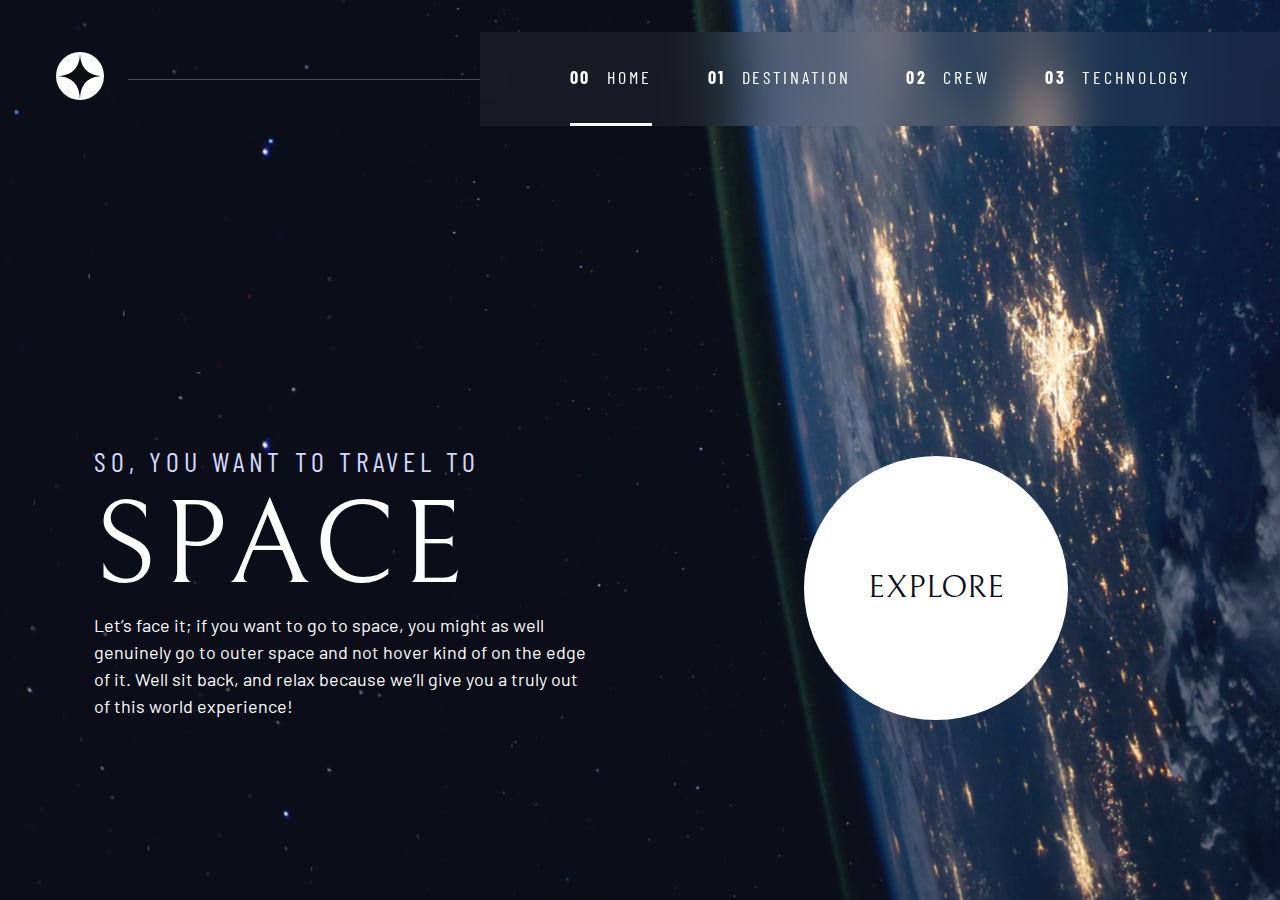
<file: index.html>
<!DOCTYPE html>
<html lang="en">
  <head>
    <meta charset="UTF-8" />
    <meta name="viewport" content="width=device-width, initial-scale=1.0" />
    <link
      rel="icon"
      type="image/png"
      sizes="32x32"
      href="./assets/favicon-32x32.png"
    />
    <!-- Google Fonts -->
    <link rel="preconnect" href="https://fonts.googleapis.com" />
    <link rel="preconnect" href="https://fonts.gstatic.com" crossorigin />
    <link
      href="https://fonts.googleapis.com/css2?family=Barlow+Condensed:wght@400;700&family=Barlow:wght@400;700&family=Bellefair&display=swap"
      rel="stylesheet"
    />
    <!-- CSS -->
    <link rel="stylesheet" href="index.css" />
    <title>Space Tourism Website</title>

    <!-- Javascript -->
    <script src="index.js" defer></script>
  </head>
  <body class="home">
    <a class="skip-to-content" href="#main">Skip to Content</a>
    <header class="primary-header flex">
      <div>
        <img
          src="./assets/shared/logo.svg"
          alt="space tourism logo"
          class="logo"
        />
      </div>
      <button class="mobile-nav-toggle" aria-controls="primary-navigation">
        <span class="sr-only" aria-expanded="false">Menu</span>
      </button>
      <nav>
        <ul
          id="primary-navigation"
          data-visible="false"
          class="primary-navigation underline-indicators flex"
        >
          <li class="active">
            <a
              class="ff-sans-cond uppercase text-white letter-spacing-2"
              href="index.html"
              ><span aria-hidden="true">00 </span> Home</a
            >
          </li>
          <li>
            <a
              class="ff-sans-cond uppercase text-white letter-spacing-2"
              href="destination.html"
              ><span aria-hidden="true">01 </span> Destination</a
            >
          </li>
          <li>
            <a
              class="ff-sans-cond uppercase text-white letter-spacing-2"
              href="crew.html"
              ><span aria-hidden="true">02 </span> Crew</a
            >
          </li>
          <li>
            <a
              class="ff-sans-cond uppercase text-white letter-spacing-2"
              href="technology.html"
              ><span aria-hidden="true">03 </span> Technology</a
            >
          </li>
        </ul>
      </nav>
    </header>

    <main id="main" class="grid-container grid-container--home">
      <div>
        <h1 class="uppercase text-light ff-sans-cond fs-500 letter-spacing-1">
          So, you want to travel to
          <span class="d-block uppercase ff-serif fs-900 text-white"
            >Space</span
          >
        </h1>
        <p>
          Let’s face it; if you want to go to space, you might as well genuinely
          go to outer space and not hover kind of on the edge of it. Well sit
          back, and relax because we’ll give you a truly out of this world
          experience!
        </p>
      </div>
      <div>
        <a
          href="destination.html"
          class="large-button uppercase ff-serif text-dark bg-white"
          >Explore</a
        >
      </div>
    </main>
  </body>
</html>
</file>
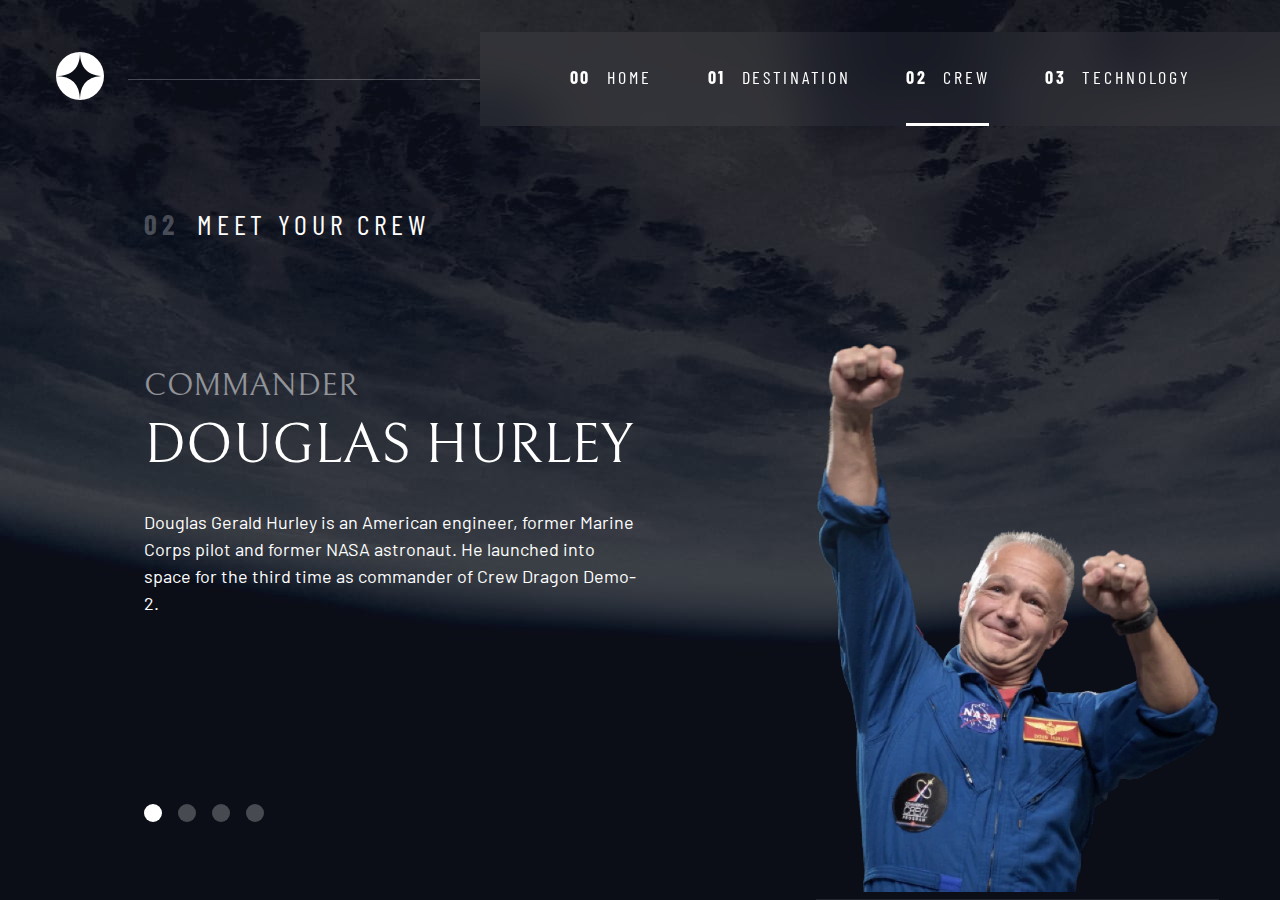
<file: crew.html>
<!DOCTYPE html>
<html lang="en">
  <head>
    <meta charset="UTF-8" />
    <meta name="viewport" content="width=device-width, initial-scale=1.0" />

    <link
      rel="icon"
      type="image/png"
      sizes="32x32"
      href="./assets/favicon-32x32.png"
    />
    <!-- Google Fonts -->
    <link rel="preconnect" href="https://fonts.googleapis.com" />
    <link rel="preconnect" href="https://fonts.gstatic.com" crossorigin />
    <link
      href="https://fonts.googleapis.com/css2?family=Barlow+Condensed:wght@400;700&family=Barlow:wght@400;700&family=Bellefair&display=swap"
      rel="stylesheet"
    />

    <!-- CSS -->
    <link rel="stylesheet" href="index.css" />

    <title>Space Tourism Website</title>

    <!-- Javascript -->
    <script src="index.js" defer></script>
    <script src="tabs.js" defer></script>
  </head>
  <body class="crew">
    <a class="skip-to-content" href="#main">Skip to Content</a>
    <header class="primary-header flex">
      <div>
        <img
          src="./assets/shared/logo.svg"
          alt="space tourism logo"
          class="logo"
        />
      </div>
      <button class="mobile-nav-toggle" aria-controls="primary-navigation">
        <span class="sr-only" aria-expanded="false">Menu</span>
      </button>
      <nav>
        <ul
          id="primary-navigation"
          data-visible="false"
          class="primary-navigation underline-indicators flex"
        >
          <li>
            <a
              class="ff-sans-cond uppercase text-white letter-spacing-2"
              href="index.html"
              ><span aria-hidden="true">00 </span> Home</a
            >
          </li>
          <li>
            <a
              class="ff-sans-cond uppercase text-white letter-spacing-2"
              href="destination.html"
              ><span aria-hidden="true">01 </span> Destination</a
            >
          </li>
          <li class="active">
            <a
              class="ff-sans-cond uppercase text-white letter-spacing-2"
              href="crew.html"
              ><span aria-hidden="true">02 </span> Crew</a
            >
          </li>
          <li>
            <a
              class="ff-sans-cond uppercase text-white letter-spacing-2"
              href="technology.html"
              ><span aria-hidden="true">03 </span> Technology</a
            >
          </li>
        </ul>
      </nav>
    </header>
    <main id="main" class="grid-container grid-container--crew flow">
      <h1 class="numbered-title">
        <span aria-hidden="true">02</span> Meet your crew
      </h1>

      <div
        class="dot-indicators flex"
        role="tablist"
        aria-label="crew member list"
      >
        <button
          aria-selected="true"
          aria-controls="commander-tab"
          data-image="commander-image"
          role="tab"
          tabindex="0"
        >
          <span class="sr-only">The Commander</span>
        </button>
        <button
          aria-selected="false"
          aria-controls="specialist-tab"
          data-image="specialist-image"
          role="tab"
          tabindex="-1"
        >
          <span class="sr-only">The Mission Specialist</span>
        </button>
        <button
          aria-selected="false"
          aria-controls="pilot-tab"
          data-image="pilot-image"
          role="tab"
          tabindex="-1"
        >
          <span class="sr-only">The Pilot</span>
        </button>
        <button
          aria-selected="false"
          aria-controls="engineer-tab"
          data-image="engineer-image"
          role="tab"
          tabindex="-1"
        >
          <span class="sr-only">The Crew Engineer</span>
        </button>
      </div>

      <!-- commander -->
      <article
        class="crew-details flow"
        id="commander-tab"
        role="tabpanel"
        tabindex="0"
      >
        <header class="flow flow--space-small">
          <h2 class="fs-600 ff-serif uppercase">Commander</h2>
          <p class="fs-700 ff-serif uppercase">Douglas Hurley</p>
        </header>

        <p>
          Douglas Gerald Hurley is an American engineer, former Marine Corps
          pilot and former NASA astronaut. He launched into space for the third
          time as commander of Crew Dragon Demo-2.
        </p>
      </article>

      <!-- mission specialist -->
      <article
        hidden
        class="crew-details flow"
        id="specialist-tab"
        role="tabpanel"
        tabindex="0"
      >
        <header class="flow flow--space-small">
          <h2 class="fs-600 ff-serif uppercase">Mission Specialist</h2>
          <p class="fs-700 ff-serif uppercase">Mark Shuttleworth</p>
        </header>

        <p>
          Mark Richard Shuttleworth is the founder and CEO of Canonical, the
          company behind the Linux-based Ubuntu operating system. Shuttleworth
          became the first South African to travel to space as a space tourist.
        </p>
      </article>

      <!-- pilot -->
      <article
        hidden
        class="crew-details flow"
        id="pilot-tab"
        role="tabpanel"
        tabindex="0"
      >
        <header class="flow flow--space-small">
          <h2 class="fs-600 ff-serif uppercase">Pilot</h2>
          <p class="fs-700 ff-serif uppercase">Victor Glover</p>
        </header>

        <p>
          Pilot on the first operational flight of the SpaceX Crew Dragon to the
          International Space Station. Glover is a commander in the U.S. Navy
          where he pilots an F/A-18.He was a crew member of Expedition 64, and
          served as a station systems flight engineer.
        </p>
      </article>

      <!-- engineer -->
      <article
        hidden
        class="crew-details flow"
        id="engineer-tab"
        role="tabpanel"
        tabindex="0"
      >
        <header class="flow flow--space-small">
          <h2 class="fs-600 ff-serif uppercase">Flight Engineer</h2>
          <p class="fs-700 ff-serif uppercase">Anousheh Ansari</p>
        </header>

        <p>
          Anousheh Ansari is an Iranian American engineer and co-founder of
          Prodea Systems. Ansari was the fourth self-funded space tourist, the
          first self-funded woman to fly to the ISS, and the first Iranian in
          space.
        </p>
      </article>

      <picture id="commander-image" role="tabimage">
        <source
          srcset="./assets/crew/image-douglas-hurley.webp"
          type="image/webp"
        />
        <img
          src="./assets/crew/image-douglas-hurley.png"
          alt="Douglas Hurley"
        />
      </picture>
      <picture hidden id="specialist-image" role="tabimage">
        <source
          srcset="./assets/crew/image-mark-shuttleworth.webp"
          type="image/webp"
        />
        <img
          src="./assets/crew/image-mark-shuttleworth.png"
          alt="Mark Shuttleworth"
        />
      </picture>
      <picture hidden id="pilot-image" role="tabimage">
        <source
          srcset="./assets/crew/image-victor-glover.webp"
          type="image/webp"
        />
        <img src="./assets/crew/image-victor-glover.png" alt="Victor Glover" />
      </picture>
      <picture hidden id="engineer-image" role="tabimage">
        <source
          srcset="./assets/crew/image-anousheh-ansari.webp"
          type="image/webp"
        />
        <img
          src="./assets/crew/image-anousheh-ansari.png"
          alt="Anousheh Ansari"
        />
      </picture>
    </main>
  </body>
</html>
</file>
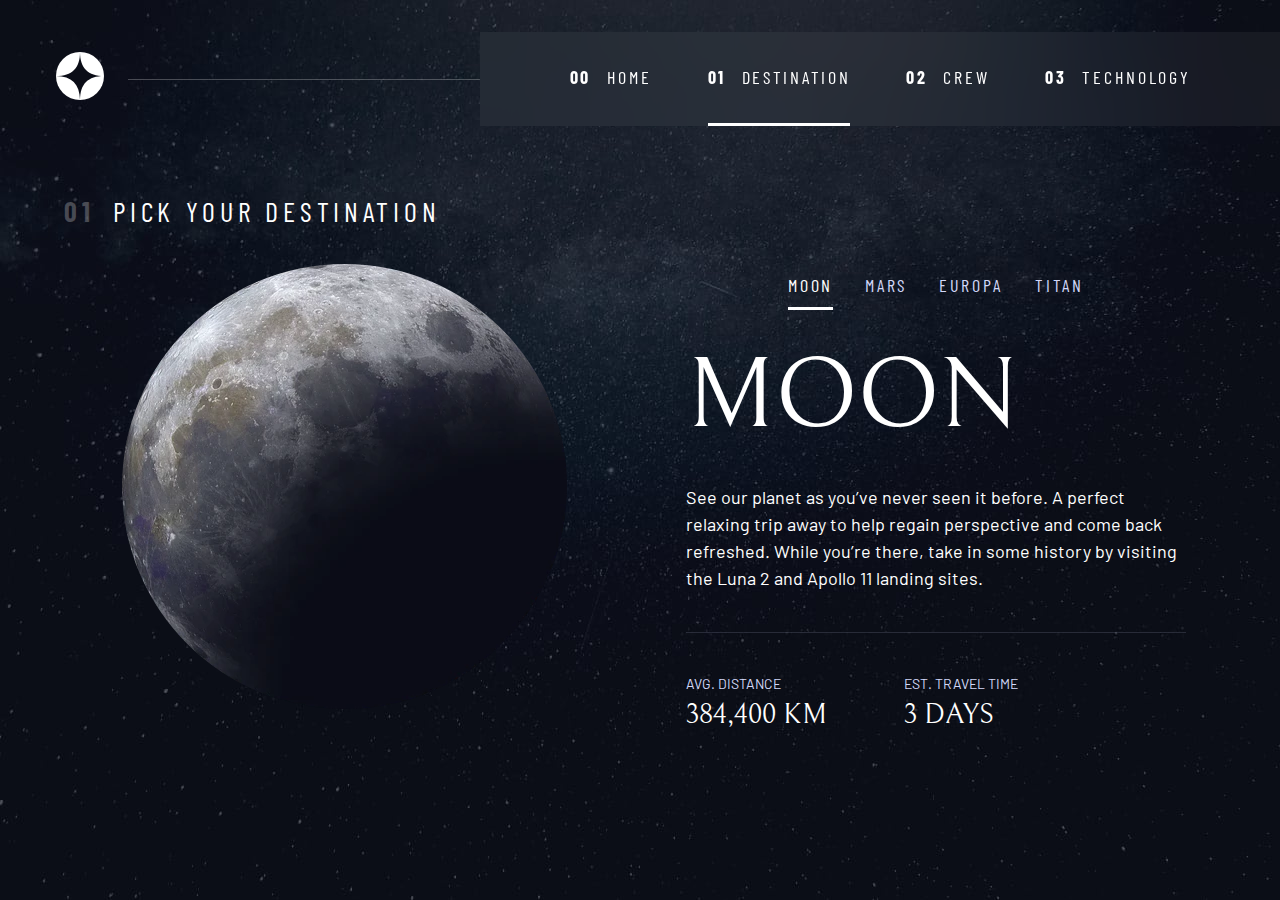
<file: destination.html>
<!DOCTYPE html>
<html lang="en">
  <head>
    <meta charset="UTF-8" />
    <meta name="viewport" content="width=device-width, initial-scale=1.0" />

    <link
      rel="icon"
      type="image/png"
      sizes="32x32"
      href="./assets/favicon-32x32.png"
    />
    <!-- Google Fonts -->
    <link rel="preconnect" href="https://fonts.googleapis.com" />
    <link rel="preconnect" href="https://fonts.gstatic.com" crossorigin />
    <link
      href="https://fonts.googleapis.com/css2?family=Barlow+Condensed:wght@400;700&family=Barlow:wght@400;700&family=Bellefair&display=swap"
      rel="stylesheet"
    />

    <!-- CSS -->
    <link rel="stylesheet" href="index.css" />

    <title>Space Tourism Website</title>

    <!-- Javascript -->
    <script src="index.js" defer></script>
    <script src="tabs.js" defer></script>
  </head>
  <body class="destination">
    <a class="skip-to-content" href="#main">Skip to Content</a>
    <header class="primary-header flex">
      <div>
        <img
          src="./assets/shared/logo.svg"
          alt="space tourism logo"
          class="logo"
        />
      </div>
      <button class="mobile-nav-toggle" aria-controls="primary-navigation">
        <span class="sr-only" aria-expanded="false">Menu</span>
      </button>
      <nav>
        <ul
          id="primary-navigation"
          data-visible="false"
          class="primary-navigation underline-indicators flex"
        >
          <li>
            <a
              class="ff-sans-cond uppercase text-white letter-spacing-2"
              href="index.html"
              ><span aria-hidden="true">00 </span> Home</a
            >
          </li>
          <li class="active">
            <a
              class="ff-sans-cond uppercase text-white letter-spacing-2"
              href="destination.html"
              ><span aria-hidden="true">01 </span> Destination</a
            >
          </li>
          <li>
            <a
              class="ff-sans-cond uppercase text-white letter-spacing-2"
              href="crew.html"
              ><span aria-hidden="true">02 </span> Crew</a
            >
          </li>
          <li>
            <a
              class="ff-sans-cond uppercase text-white letter-spacing-2"
              href="technology.html"
              ><span aria-hidden="true">03 </span> Technology</a
            >
          </li>
        </ul>
      </nav>
    </header>
    <main id="main" class="grid-container grid-container--destination flow">
      <h1 class="numbered-title">
        <span aria-hidden="true">01</span> Pick your destination
      </h1>
      <picture role="tabimage" id="moon-image">
        <source
          srcset="./assets/destination/image-moon.webp"
          type="image/webp "
        />
        <img src="./assets/destination/image-moon.png" alt="the moon" />
      </picture>
      <picture hidden role="tabimage" id="mars-image">
        <source
          srcset="./assets/destination/image-mars.webp"
          type="image/webp "
        />
        <img src="./assets/destination/image-mars.png" alt="the planet mars" />
      </picture>
      <picture hidden role="tabimage" id="europa-image">
        <source
          srcset="./assets/destination/image-europa.webp"
          type="image/webp "
        />
        <img
          src="./assets/destination/image-europa.png"
          alt="the planet europa"
        />
      </picture>
      <picture hidden role="tabimage" id="titan-image">
        <source
          srcset="./assets/destination/image-titan.webp"
          type="image/webp "
        />
        <img src="./assets/destination/image-titan.png" alt="the moon titan" />
      </picture>

      <div
        class="tab-list underline-indicators flex"
        role="tablist"
        aria-label="destination list"
      >
        <button
          aria-selected="true"
          role="tab"
          aria-controls="moon-tab"
          data-image="moon-image"
          tabindex="0"
          class="uppercase bg-dark text-light letter-spacing-2 ff-sans-cond"
        >
          Moon
        </button>
        <button
          aria-selected="false"
          role="tab"
          aria-controls="mars-tab"
          data-image="mars-image"
          tabindex="-1"
          class="uppercase bg-dark text-light letter-spacing-2 ff-sans-cond"
        >
          Mars
        </button>
        <button
          aria-selected="false"
          role="tab"
          aria-controls="europa-tab"
          data-image="europa-image"
          tabindex="-1"
          class="uppercase bg-dark text-light letter-spacing-2 ff-sans-cond"
        >
          Europa
        </button>
        <button
          aria-selected="false"
          role="tab"
          aria-controls="titan-tab"
          data-image="titan-image"
          tabindex="-1"
          class="uppercase bg-dark text-light letter-spacing-2 ff-sans-cond"
        >
          Titan
        </button>
      </div>

      <!-- Moon -->
      <article
        class="destination-info flow"
        id="moon-tab"
        tabindex="0"
        role="tabpanel"
      >
        <h2 class="fs-800 ff-serif uppercase">Moon</h2>
        <p>
          See our planet as you’ve never seen it before. A perfect relaxing trip
          away to help regain perspective and come back refreshed. While you’re
          there, take in some history by visiting the Luna 2 and Apollo 11
          landing sites.
        </p>
        <div class="destination-meta flex">
          <div>
            <h3 class="uppercase fs-200 text-light">Avg. distance</h3>
            <p class="ff-serif uppercase text-white">384,400 km</p>
          </div>
          <div>
            <h3 class="uppercase fs-200 text-light">Est. travel time</h3>
            <p class="ff-serif uppercase text-white">3 days</p>
          </div>
        </div>
      </article>

      <!-- Mars -->
      <article
        hidden
        class="destination-info flow"
        id="mars-tab"
        tabindex="0"
        role="tabpanel"
      >
        <h2 class="fs-800 ff-serif uppercase">Mars</h2>
        <p>
          Don’t forget to pack your hiking boots. You’ll need them to tackle
          Olympus Mons, the tallest planetary mountain in our solar system. It’s
          two and a half times the size of Everest!
        </p>
        <div class="destination-meta flex">
          <div>
            <h3 class="uppercase fs-200 text-light">Avg. distance</h3>
            <p class="ff-serif uppercase text-white">225 mil. km</p>
          </div>
          <div>
            <h3 class="uppercase fs-200 text-light">Est. travel time</h3>
            <p class="ff-serif uppercase text-white">9 months</p>
          </div>
        </div>
      </article>

      <!-- Europa -->
      <article
        hidden
        class="destination-info flow"
        id="europa-tab"
        tabindex="0"
        role="tabpanel"
      >
        <h2 class="fs-800 ff-serif uppercase">Europa</h2>
        <p>
          The smallest of the four Galilean moons orbiting Jupiter, Europa is a
          winter lover’s dream. With an icy surface, it’s perfect for a bit of
          ice skating, curling, hockey, or simple relaxation in your snug
          wintery cabin.
        </p>
        <div class="destination-meta flex">
          <div>
            <h3 class="uppercase fs-200 text-light">Avg. distance</h3>
            <p class="ff-serif uppercase text-white">628 mil. km</p>
          </div>
          <div>
            <h3 class="uppercase fs-200 text-light">Est. travel time</h3>
            <p class="ff-serif uppercase text-white">3 years</p>
          </div>
        </div>
      </article>

      <!-- Titan -->
      <article
        hidden
        class="destination-info flow"
        id="titan-tab"
        tabindex="0"
        role="tabpanel"
      >
        <h2 class="fs-800 ff-serif uppercase">Titan</h2>
        <p>
          The only moon known to have a dense atmosphere other than Earth, Titan
          is a home away from home (just a few hundred degrees colder!). As a
          bonus, you get striking views of the Rings of Saturn.
        </p>
        <div class="destination-meta flex">
          <div>
            <h3 class="uppercase fs-200 text-light">Avg. distance</h3>
            <p class="ff-serif uppercase text-white">1.6 bil. km</p>
          </div>
          <div>
            <h3 class="uppercase fs-200 text-light">Est. travel time</h3>
            <p class="ff-serif uppercase text-white">7 years</p>
          </div>
        </div>
      </article>
    </main>
  </body>
</html>
</file>
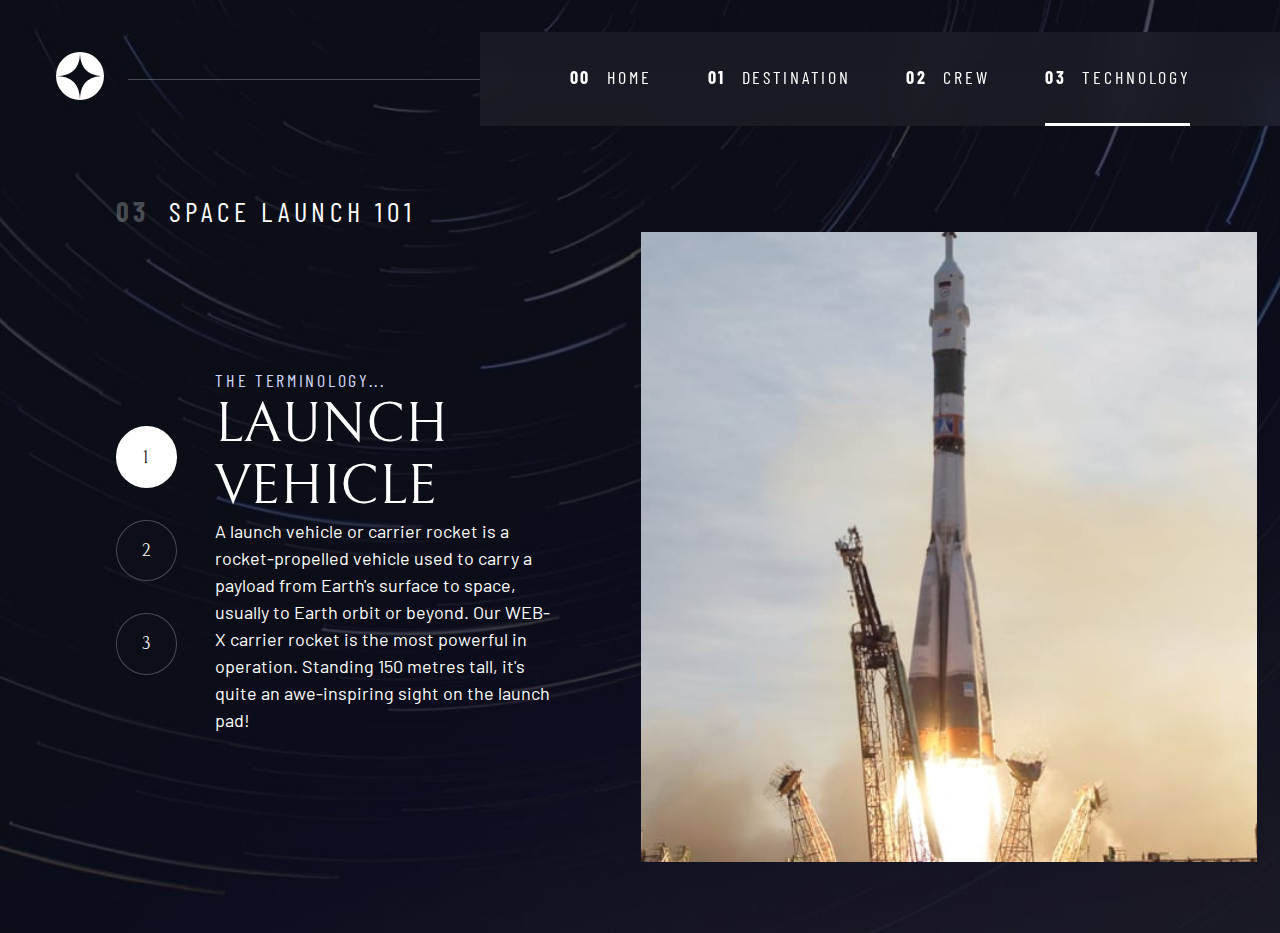
<file: technology.html>
<!DOCTYPE html>
<html lang="en">
  <head>
    <meta charset="UTF-8" />
    <meta name="viewport" content="width=device-width, initial-scale=1.0" />

    <link
      rel="icon"
      type="image/png"
      sizes="32x32"
      href="./assets/favicon-32x32.png"
    />
    <!-- Google Fonts -->
    <link rel="preconnect" href="https://fonts.googleapis.com" />
    <link rel="preconnect" href="https://fonts.gstatic.com" crossorigin />
    <link
      href="https://fonts.googleapis.com/css2?family=Barlow+Condensed:wght@400;700&family=Barlow:wght@400;700&family=Bellefair&display=swap"
      rel="stylesheet"
    />

    <!-- CSS -->
    <link rel="stylesheet" href="index.css" />

    <title>Space Tourism Website</title>

    <!-- Javascript -->
    <script src="index.js" defer></script>
    <script src="tabs.js" defer></script>
  </head>
  <body class="technology">
    <a class="skip-to-content" href="#main">Skip to Content</a>
    <header class="primary-header flex">
      <div>
        <img
          src="./assets/shared/logo.svg"
          alt="space tourism logo"
          class="logo"
        />
      </div>
      <button class="mobile-nav-toggle" aria-controls="primary-navigation">
        <span class="sr-only" aria-expanded="false">Menu</span>
      </button>
      <nav>
        <ul
          id="primary-navigation"
          data-visible="false"
          class="primary-navigation underline-indicators flex"
        >
          <li>
            <a
              class="ff-sans-cond uppercase text-white letter-spacing-2"
              href="index.html"
              ><span aria-hidden="true">00 </span> Home</a
            >
          </li>
          <li>
            <a
              class="ff-sans-cond uppercase text-white letter-spacing-2"
              href="destination.html"
              ><span aria-hidden="true">01 </span> Destination</a
            >
          </li>
          <li>
            <a
              class="ff-sans-cond uppercase text-white letter-spacing-2"
              href="crew.html"
              ><span aria-hidden="true">02 </span> Crew</a
            >
          </li>
          <li class="active">
            <a
              class="ff-sans-cond uppercase text-white letter-spacing-2"
              href="technology.html"
              ><span aria-hidden="true">03 </span> Technology</a
            >
          </li>
        </ul>
      </nav>
    </header>

    <main id="main" class="grid-container grid-container--technology">
      <h1 class="numbered-title">
        <span aria-hidden="true">03</span> Space launch 101
      </h1>

      <div class="num-indicators ff-serif fs-400 flow" role="tablist">
        <button
          aria-selected="true"
          role="tab"
          aria-controls="vehicle-tab"
          data-image="vehicle-image"
          tabindex="0"
        >
          1
        </button>
        <button
          aria-selected="false"
          role="tab"
          aria-controls="port-tab"
          data-image="port-image"
          tabindex="-1"
        >
          2
        </button>
        <button
          aria-selected="false"
          role="tab"
          aria-controls="capsule-tab"
          data-image="capsule-image"
          tabindex="-1"
        >
          3
        </button>
      </div>

      <!-- Launch Vehicle -->
      <article
        id="vehicle-tab"
        class="technology-details"
        tabindex="0"
        role="tabpanel"
      >
        <header class="flow-space--small">
          <p class="uppercase text-light letter-spacing-2 ff-sans-cond">
            The terminology...
          </p>
          <p class="uppercase text-white ff-serif fs-700">Launch vehicle</p>
        </header>
        <p>
          A launch vehicle or carrier rocket is a rocket-propelled vehicle used
          to carry a payload from Earth's surface to space, usually to Earth
          orbit or beyond. Our WEB-X carrier rocket is the most powerful in
          operation. Standing 150 metres tall, it's quite an awe-inspiring sight
          on the launch pad!
        </p>
      </article>

      <!-- Space Port -->
      <article
        id="port-tab"
        class="technology-details"
        hidden
        tabindex="0"
        role="tabpanel"
      >
        <header class="flow-space--small">
          <p class="uppercase text-light letter-spacing-2 ff-sans-cond">
            The terminology...
          </p>
          <p class="uppercase text-white ff-serif fs-700">Spaceport</p>
        </header>
        <p>
          A spaceport or cosmodrome is a site for launching (or receiving)
          spacecraft, by analogy to the seaport for ships or airport for
          aircraft. Based in the famous Cape Canaveral, our spaceport is ideally
          situated to take advantage of the Earth’s rotation for launch.
        </p>
      </article>

      <!-- Space Capsule -->
      <article
        id="capsule-tab"
        class="technology-details"
        hidden
        tabindex="0"
        role="tabpanel"
      >
        <header class="flow-space--small">
          <p class="uppercase text-light letter-spacing-2 ff-sans-cond">
            The terminology...
          </p>
          <p class="uppercase text-white ff-serif fs-700">Space capsule</p>
        </header>
        <p>
          A space capsule is an often-crewed spacecraft that uses a blunt-body
          reentry capsule to reenter the Earth's atmosphere without wings. Our
          capsule is where you'll spend your time during the flight. It includes
          a space gym, cinema, and plenty of other activities to keep you
          entertained.
        </p>
      </article>

      <picture id="vehicle-image" role="tabimage">
        <img
          src="./assets/technology/image-launch-vehicle-portrait.jpg"
          alt="Launch Vehicle"
        />
      </picture>
      <picture id="port-image" role="tabimage" hidden>
        <img
          src="./assets/technology/image-spaceport-portrait.jpg"
          alt="Launch Vehicle"
        />
      </picture>
      <picture id="capsule-image" role="tabimage" hidden>
        <img
          src="./assets/technology/image-space-capsule-portrait.jpg"
          alt="Launch Vehicle"
        />
      </picture>
    </main>
  </body>
</html>
</file>
<file: index.css>
/* ---------------------------------- */
/* Custom properties                  */
/* ---------------------------------- */

:root {
  /* colors */
  --clr-dark: 230 35% 7%;
  --clr-light: 231 77% 90%;
  --clr-white: 0 0% 100%;

  /* font-sizes */
  --fs-900: clamp(5rem, 8vw + 1rem, 9.375rem);
  --fs-800: 6.25rem;
  --fs-700: 3.5rem;
  --fs-600: 2rem;
  --fs-500: 1rem;
  --fs-400: 1.125rem;
  --fs-300: 1rem;
  --fs-200: 0.875rem;

  /* font-families */
  --ff-serif: "Bellefair", serif;
  --ff-sans-cond: "Barlow Condensed", sans-serif;
  --ff-sans-normal: "Barlow", sans-serif;
}

@media (min-width: 35em) {
  :root {
    --fs-800: 5rem;
    --fs-700: 2.5rem;
    --fs-600: 1.5rem;
    --fs-500: 1.25rem;
    --fs-400: 1rem;
  }
}

@media (min-width: 45em) {
  :root {
    /* font-sizes */
    --fs-800: 6.25rem;
    --fs-700: 3.5rem;
    --fs-600: 2rem;
    --fs-500: 1.75rem;
    --fs-400: 1.125rem;
  }
}

/* ---------------------------------- */
/* RESET                              */
/* ---------------------------------- */

/* Box Sizing */
*,
*::before,
*::after {
  box-sizing: border-box;
}

/* Reset Margins */
body,
h1,
h2,
h3,
h4,
h5,
p,
figure,
picture {
  margin: 0;
}

h1,
h2,
h3,
h4,
h5,
h6,
p {
  font-weight: 400;
}

/* set up the body */
body {
  font-family: var(--ff-sans-normal);
  font-size: var(--fs-400);
  color: hsl(var(--clr-white));
  background-color: hsl(var(--clr-dark));
  line-height: 1.5;
  min-height: 100vh;

  display: grid;
  grid-template-rows: auto 1fr;

  overflow-x: hidden;
}

/* make images easier to work with */
img,
picture {
  max-width: 100%;
  /* display: block; */
}

/* make form elements easier to work with */
input,
button,
textarea,
select {
  font: inherit;
}

/* remove animations for people who've turned them off */
@media (prefers-reduced-motion: reduce) {
  *,
  *::before,
  *::after {
    animation-duration: 0.01ms !important;
    animation-iteration-count: 1 !important;
    transition-duration: 0.01ms !important;
    scroll-behavior: auto !important;
  }
}

/* ---------------------------------- */
/* UTILITY CLASSES                    */
/* ---------------------------------- */

/* general */
.flex {
  display: flex;
  gap: var(--gap, 1rem);
}

.grid {
  display: grid;
  gap: var(--gap, 1rem);
}

.d-block {
  display: block;
}

.flow > *:where(:not(:first-child)) {
  margin-top: var(--flow-space, 1rem);
}

.flow--space-small {
  --flow-space: 0.75rem;
}

.container {
  padding-inline: 2em;
  max-width: 80rem;
  margin-inline: auto;
}

.sr-only {
  position: absolute;
  width: 1px;
  height: 1px;
  padding: 0;
  margin: -1px;
  overflow: hidden;
  clip: rect(0, 0, 0, 0);
  white-space: nowrap; /* added line */
  border: 0;
}

.skip-to-content {
  position: absolute;
  z-index: 10000;
  background: hsl(var(--clr-white));
  color: hsl(var(--clr-dark));
  padding: 0.5em 1em;
  transform: translateY(-100%);
  transition: transform 250ms ease-in;
}

.skip-to-content:focus {
  transform: translateY(0);
}

/* colors */
.bg-dark {
  background-color: hsl(var(--clr-dark));
}
.bg-light {
  background-color: hsl(var(--clr-light));
}
.bg-white {
  background-color: hsl(var(--clr-white));
}

.text-dark {
  color: hsl(var(--clr-dark));
}
.text-light {
  color: hsl(var(--clr-light));
}
.text-white {
  color: hsl(var(--clr-white));
}

/* typography */
.ff-serif {
  font-family: var(--ff-serif);
}
.ff-sans-cond {
  font-family: var(--ff-sans-cond);
}
.ff-sans-normal {
  font-family: var(--ff-sans-normal);
}

.letter-spacing-1 {
  letter-spacing: 4.75px;
}
.letter-spacing-2 {
  letter-spacing: 2.7px;
}
.letter-spacing-3 {
  letter-spacing: 2.35px;
}

.uppercase {
  text-transform: uppercase;
}

.fs-900 {
  font-size: var(--fs-900);
}
.fs-800 {
  font-size: var(--fs-800);
}
.fs-700 {
  font-size: var(--fs-700);
}
.fs-600 {
  font-size: var(--fs-600);
}
.fs-500 {
  font-size: var(--fs-500);
}
.fs-400 {
  font-size: var(--fs-400);
}
.fs-300 {
  font-size: var(--fs-300);
}
.fs-200 {
  font-size: var(--fs-200);
}

.fs-900,
.fs-800,
.fs-700,
.fs-600 {
  line-height: 1.1;
}

.numbered-title {
  width: 100%;
  font-family: var(--ff-sans-cond);
  font-size: var(--fs-500);
  text-transform: uppercase;
  letter-spacing: 4.72px;
}

.numbered-title span {
  margin-right: 0.5rem;
  color: hsl(var(--clr-white) / 0.25);
  font-weight: 700;
}

/* ---------------------------------- */
/* Components                         */
/* ---------------------------------- */

.large-button {
  font-size: 2rem;
  position: relative;
  display: inline-grid;
  text-decoration: none;
  z-index: 1;
  padding: 0 2em;
  border-radius: 50%;
  place-items: center;
  aspect-ratio: 1;
}

.large-button::after {
  content: "";
  position: absolute;
  z-index: -1;
  height: 100%;
  width: 100%;
  border-radius: 50%;
  background-color: hsl(var(--clr-white) / 0.15);
  opacity: 0;
  transition: opacity 500ms linear, transform 750ms ease-in-out;
}

.large-button:hover::after,
.large-button:focus::after {
  opacity: 1;
  transform: scale(1.5);
}

/* primary-header */
.logo {
  margin: 1.5rem clamp(1.5rem, 5vw, 3.5rem);
}

.primary-header {
  justify-content: space-between;
  align-items: center;
}

.primary-navigation {
  --gap: clamp(1.5rem, 5vw, 3.5rem);
  --underline-gap: 2rem;
  list-style: none;
  min-width: max-content;
  padding: 0;
  margin: 0;
  background: hsl(var(--clr-dark) / 0.95);
}

.primary-navigation a {
  text-decoration: none;
}

.primary-navigation a > span {
  margin-right: 0.5em;
  font-weight: 700;
}

.mobile-nav-toggle {
  display: none;
}

@supports (backdrop-filter: blur(1rem)) {
  .primary-navigation {
    background: hsl(var(--clr-white) / 0.05);
    backdrop-filter: blur(1.5rem);
  }
}

@media (max-width: 35rem) {
  .primary-navigation {
    --underline-gap: 0.5rem;
    position: fixed;
    z-index: 10;
    inset: 0 0 0 30%;
    list-style: none;
    flex-direction: column;
    padding: min(20rem, 15vh) 2rem;
    margin: 0;
    transform: translateX(100%);
    transition: transform 500ms ease-in-out;
  }

  .primary-navigation[data-visible="true"] {
    transform: translateX(0);
  }

  .primary-navigation.underline-indicators > .active {
    border: 0;
  }

  .mobile-nav-toggle {
    display: block;
    position: absolute;
    z-index: 20;
    top: 2rem;
    right: 1rem;
    background: transparent;
    background-image: url("./assets/shared/icon-hamburger.svg");
    background-repeat: no-repeat;
    background-position: center;
    width: 1.5rem;
    aspect-ratio: 1;
    border: 0;
  }
  .mobile-nav-toggle[aria-expanded="true"] {
    background-image: url("./assets/shared/icon-close.svg");
  }
  .mobile-nav-toggle:focus-visible {
    outline: 5px solid white;
    outline-offset: 5px;
  }
}

@media (min-width: 35em) {
  .primary-navigation {
    padding-inline: clamp(3rem, 7vw, 7rem);
  }
}

@media (min-width: 35em) and (max-width: 48.99em) {
  .primary-navigation a > span {
    display: none;
  }
}

@media (min-width: 49em) {
  .primary-header::after {
    content: "";
    display: block;
    position: relative;
    height: 1px;
    width: 70%;
    margin-right: -2.5rem;
    background: hsl(var(--clr-white) / 0.25);
    order: 1;
  }

  nav {
    order: 2;
  }

  .primary-navigation {
    margin-block: 2rem;
  }
}

.underline-indicators > * {
  cursor: pointer;
  padding: var(--underline-gap, 0.5rem) 0;
  border: 0;
  border-bottom: 0.2rem solid hsl(var(--clr-white) / 0);
  background-color: transparent;
}

.underline-indicators > *:focus {
  border-color: hsl(var(--clr-white) / 0.5);
}

@media (hover: hover) {
  .underline-indicators > *:hover {
    border-color: hsl(var(--clr-white) / 0.5);
  }
}

.underline-indicators > .active,
.underline-indicators > [aria-selected="true"] {
  color: hsl(var(--clr-white) / 1);
  border-color: hsl(var(--clr-white) / 1);
}

.tab-list {
  --gap: 2rem;
}

.dot-indicators > * {
  cursor: pointer;
  border: 0;
  border-radius: 50%;
  aspect-ratio: 1;
  padding: 0.5em;
  background-color: hsl(var(--clr-white) / 0.25);
}

.dot-indicators > *:hover,
.dot-indicators > *:focus {
  background-color: hsl(var(--clr-white) / 0.5);
}

.dot-indicators > [aria-selected="true"] {
  background-color: hsl(var(--clr-white) / 1);
}

.num-indicators > * {
  cursor: pointer;
  border: 1px solid hsl(var(--clr-white) / 0.25);
  border-radius: 50%;
  padding: 0 1.4em;
  aspect-ratio: 1;
  place-items: center;
  color: hsl(var(--clr-white) / 1);
  background-color: hsl(var(--clr-dark));
}

.num-indicators > *:hover,
.num-indicators > *:focus {
  border: 1px solid hsl(var(--clr-white) / 1);
}

.num-indicators > [aria-selected="true"] {
  color: hsl(var(--clr-dark));
  background-color: hsl(var(--clr-white) / 1);
}

/* ---------------------------------- */
/* Page Specific Background           */
/* ---------------------------------- */

body {
  background-size: cover;
  background-position: bottom center;
}
/* home */

.home {
  background-image: url("./assets/home/background-home-mobile.jpg");
}
.destination {
  background-image: url("./assets/destination/background-destination-mobile.jpg");
}
.crew {
  background-image: url("./assets/crew/background-crew-mobile.jpg");
}
.technology {
  background-image: url("./assets/technology/background-technology-mobile.jpg");
}

@media (min-width: 35em) {
  .home {
    background-position: center center;
    background-image: url("./assets/home/background-home-tablet.jpg");
  }
  .destination {
    background-position: center center;
    background-image: url("./assets/destination/background-destination-tablet.jpg");
  }
  .crew {
    background-image: url("./assets/crew/background-crew-tablet.jpg");
  }
  .technology {
    background-image: url("./assets/technology/background-technology-tablet.jpg");
  }
}

@media (min-width: 45em) {
  .home {
    background-image: url("./assets/home/background-home-desktop.jpg");
  }
  .destination {
    background-image: url("./assets/destination/background-destination-desktop.jpg");
  }
  .crew {
    background-image: url("./assets/crew/background-crew-desktop.jpg");
  }
  .technology {
    background-image: url("./assets/technology/background-technology-desktop.jpg");
  }
}

/* ---------------------------------- */
/* Layout                             */
/* ---------------------------------- */

.grid-container {
  display: grid;
  text-align: center;
  place-items: center;
  padding-inline: 1rem;
  padding-bottom: 4rem;
}

.grid-container p:not([class]) {
  max-width: 50ch;
}

.numbered-title {
  grid-area: title;
}

/* destination layout */
.grid-container--destination {
  --flow-space: 2rem;
  grid-template-areas:
    "title"
    "image"
    "tabs"
    "content";
}

.grid-container--destination > picture {
  grid-area: image;
  max-width: 60%;
  align-self: start;
}

.grid-container--destination > .tab-list {
  grid-area: tabs;
}

.grid-container--destination > .destination-info {
  grid-area: content;
}

.destination-meta {
  flex-direction: column;
  border-top: 1px solid hsl(var(--clr-light) / 0.15);
  padding-top: 2.5rem;
  margin-top: 2.5rem;
}

.destination-meta p {
  font-size: 1.75rem;
}

/* crew layout */
.grid-container--crew {
  --flow-space: 2rem;
  grid-template-areas:
    "title"
    "image"
    "tabs"
    "content";
}
.grid-container--crew > picture {
  grid-area: image;
  max-width: 60%;
  border-bottom: 1px solid hsl(var(--clr-white) / 0.1);
}
.grid-container--crew > .dot-indicators {
  grid-area: tabs;
}

.grid-container--crew > .crew-details {
  grid-area: content;
}
.crew-details h2 {
  opacity: 0.5;
}

/* technology layout */
.grid-container--technology {
  --flow-space: 2rem;
  grid-template-areas:
    "title"
    "image"
    "tabs"
    "content";
}
.grid-container--technology > picture {
  grid-area: image;
  max-width: 100vw;
}
.grid-container--technology img {
  object-fit: cover;
  aspect-ratio: 2;
  height: 35vh;
}
.grid-container--technology > .technology-details {
  grid-area: content;
}
.grid-container--technology > .num-indicators {
  grid-area: tabs;
}
.technology-details h2 {
  opacity: 0.5;
}

@media (min-width: 35em) {
  .numbered-title {
    justify-self: start;
    margin-top: 2rem;
  }
  .destination-meta {
    justify-content: space-evenly;
    flex-direction: row;
  }
  .grid-container--crew {
    --flow-space: 2rem;
    padding-bottom: 0;
    grid-template-areas:
      "title"
      "content"
      "tabs"
      "image";
  }

  .grid-container--technology img {
    object-fit: cover;
    aspect-ratio: 2;
    height: 45vh;
  }
}

@media (min-width: 45em) {
  .grid-container {
    text-align: left;
    column-gap: var(--container-gap, 2rem);
    grid-template-columns: minmax(1rem, 1fr) repeat(2, minmax(0, 40rem)) minmax(
        1rem,
        1fr
      );
  }

  .grid-container--home {
    padding-bottom: max(6rem, 20vh);
    align-items: end;
  }

  .grid-container--home > *:first-child {
    grid-column: 2;
  }

  .grid-container--home > *:last-child {
    grid-column: 3;
  }

  .grid-container--destination {
    justify-content: start;
    align-content: start;
    grid-template-areas:
      ". title title."
      ". image tabs ."
      ". image content .";
  }

  .grid-container--destination > picture {
    max-width: 90%;
  }

  .destination-meta {
    --gap: min(6vw, 6rem);
    justify-content: start;
  }

  .grid-container--crew {
    grid-template-columns: minmax(1rem, 1fr) minmax(0, 40rem) minmax(0, 20rem) minmax(
        1rem,
        1fr
      );
    justify-items: start;
    grid-template-areas:
      ". title title ."
      ". content image ."
      ". tabs image .";
  }

  .grid-container--crew > picture {
    grid-column: span 2;
    align-self: end;
    max-width: 90%;
  }

  .grid-container--technology {
    grid-template-columns: 0.4fr 0.4fr 2fr 0.1fr;
    justify-items: start;
    grid-template-areas:
      ". title title . ."
      ". tabs content . image"
      ". tabs content . image";
  }

  .grid-container--technology .num-indicators {
    display: grid;
    grid-template-columns: 100%;
  }
  .grid-container--technology > picture {
    max-width: 100%;
  }
  .grid-container--technology img {
    aspect-ratio: 1;
    height: 70vh;
    object-fit: contain;
  }
}
</file>
